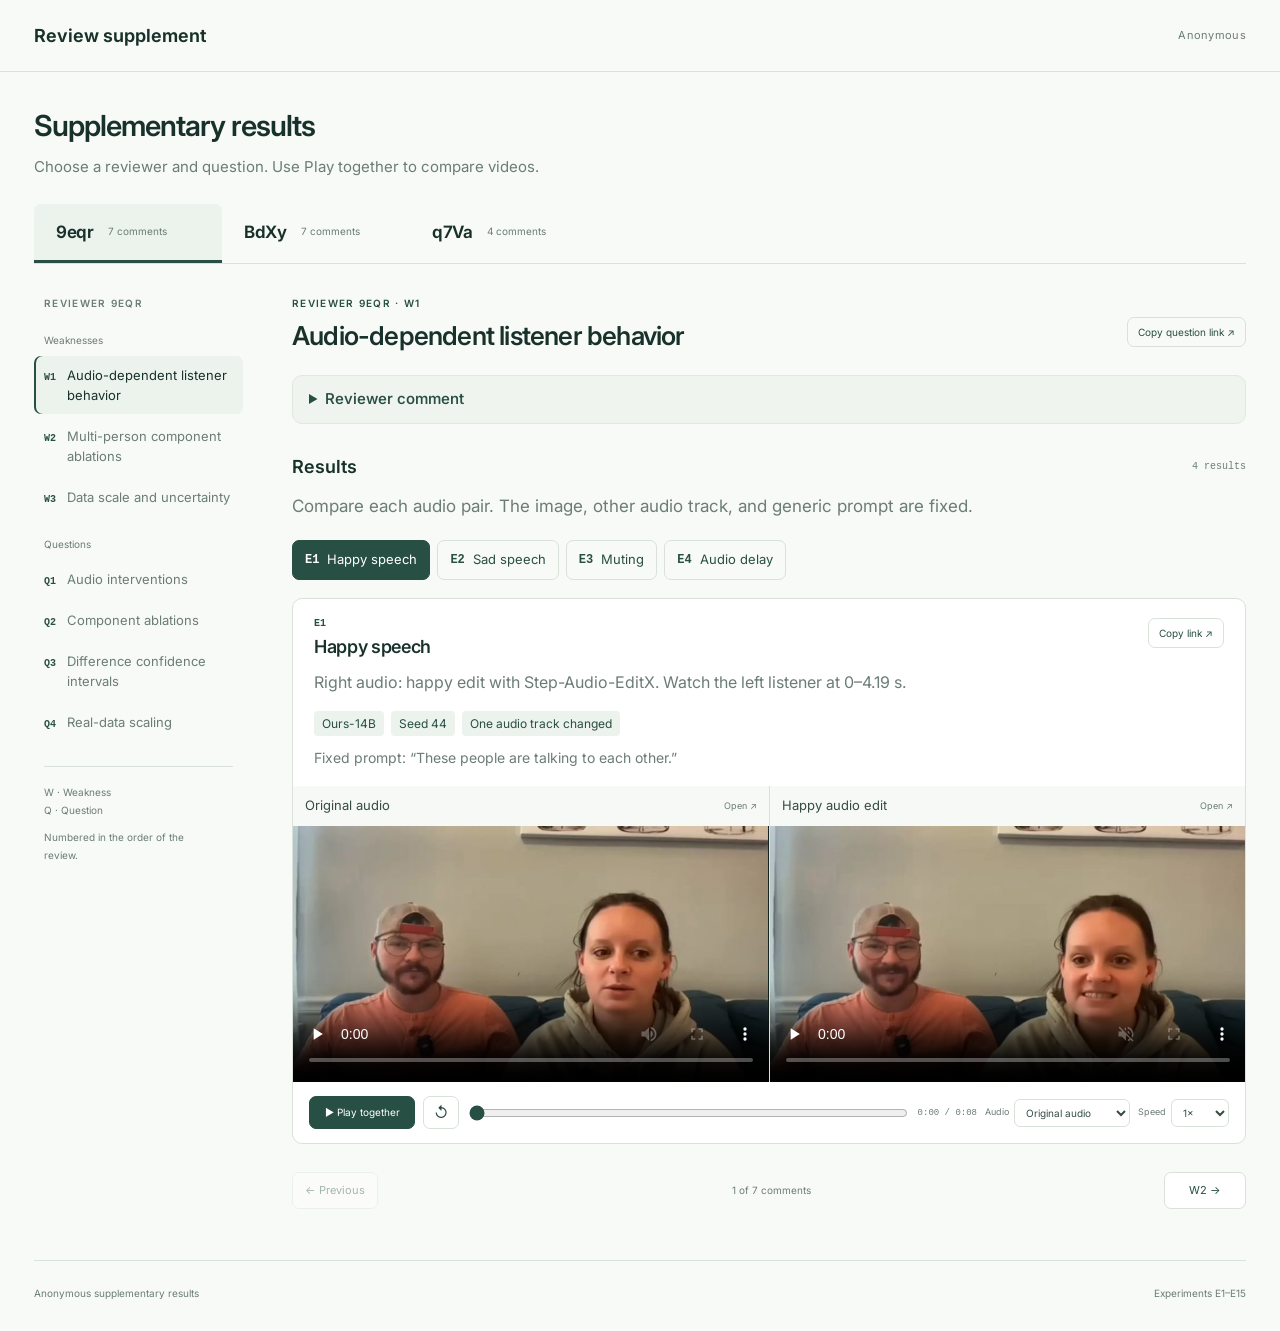
<file: rebuttal/index.html>
<!DOCTYPE html>

<html lang="en">
<head>
<meta charset="utf-8"/>
<meta content="width=device-width, initial-scale=1" name="viewport"/>
<meta content="noindex, nofollow" name="robots"/>
<meta content="no-referrer" name="referrer"/>
<meta content="#284f43" name="theme-color"/>
<meta content="Videos, tables, and learning curves organized by review question." name="description"/>
<title>Supplementary results</title>
<link href="data:," rel="icon"/>
<link href="styles.css?v=reviewer-update-3" rel="stylesheet"/>
<script defer="" src="app.js?v=reviewer-update-6"></script>
</head>
<body>
<a class="skip-link" href="#main">Skip to the current review comment</a>
<header class="site-header">
<a class="wordmark" href="#9eqr-W1">Review supplement</a>
<span class="anonymous-label">Anonymous</span>
</header>
<div class="page-shell">
<div class="page-intro"><h1>Supplementary results</h1><p>Choose a reviewer and question. Use Play together to compare videos.</p></div>
<div aria-label="Reviewers" class="reviewer-tabs" id="reviewer-tabs" role="tablist"></div>
<div class="review-workspace">
<aside aria-label="Review comments" class="sidebar">
<p class="sidebar-label" id="nav-reviewer">Review comments</p>
<nav aria-label="Questions and weaknesses" id="question-nav"></nav>
<p class="sidebar-note">W · Weakness<br/>Q · Question<br/><span>Numbered in the order of the review.</span></p>
</aside>
<main id="main">
<div id="reviewer-panel" role="tabpanel">
<article hidden="" id="question-panel">
<div class="question-heading">
<div><p class="eyebrow" id="question-category"></p><h2 id="question-title" tabindex="-1"></h2></div>
<button class="copy-link" id="copy-question">Copy question link ↗</button>
</div>
<details aria-labelledby="comment-label" class="original-comment" id="review-comment-details">
<summary id="comment-label">Reviewer comment</summary><p class="comment-source"><a href="https://openreview.net/forum?id=QWv1w3KL51" id="comment-source" rel="noopener" target="_blank">OpenReview ↗</a></p>
<blockquote id="review-comment"></blockquote>
</details>
<section aria-labelledby="evidence-title" class="evidence-section">
<div class="evidence-heading"><h3 id="evidence-title">Results</h3><span id="evidence-count"></span></div>
<p class="question-intro" id="question-intro"></p>
<div aria-label="Evidence for this comment" class="evidence-tabs" id="evidence-tabs" role="tablist"></div>
<div id="evidence-panel" role="tabpanel"><div id="evidence-host"></div></div>
</section>
<nav aria-label="Move between review comments" class="question-pagination"><button id="previous-question">← Previous</button><span id="question-position"></span><button id="next-question">Next →</button></nav>
</article>
</div>
<p class="load-status" id="load-status" role="status">Loading results…</p>
<noscript><p>Enable JavaScript to select a reviewer and view the corresponding comment and evidence. Result tables are also available as <a href="data/component.csv">component</a>, <a href="data/dataAblation.csv">training-data</a>, <a href="data/scale.csv">data-scale</a>, <a href="data/trajectory.csv">learning-curve</a>, <a href="data/ci.csv">confidence-interval</a>, and <a href="data/agreement.csv">human-agreement</a> CSV files.</p></noscript>
</main>
</div>
<footer><span>Anonymous supplementary results</span><span>Experiments E1–E15</span></footer>
</div>
<div aria-hidden="true" hidden="" id="evidence-store">
<article class="table-block evidence-block" data-evidence="e5" id="e5">
<div class="item-heading"><div><span class="item-code">Table E5</span><h3>Component ablations across person counts</h3></div><a download="" href="data/component.csv">CSV ↓</a></div><p class="evidence-context">1.3B · 60/20/20 inputs with 2/3/4 people. Training uses at most two people.</p><p class="item-description">Stage 1 unless noted. Full refinement adds 12 h of real two-person data and 50K updates.</p><p class="item-description">AFCA: Audio-Face Cross Attention. CM: concatenated multi-person clips. Sync-C*: speaking-phase lip-sync confidence ↑. ΔResp: listening-phase eye-motion gap to ground truth ↓.</p>


<div aria-label="Filter component results by person count" class="table-filter" data-target="component-table"><button aria-pressed="true" class="selected" data-people="all">All participants</button><button aria-pressed="false" data-people="2">2 people</button><button aria-pressed="false" data-people="3">3 people</button><button aria-pressed="false" data-people="4">4 people</button></div>
<div class="table-scroll" id="component-table"></div>
</article>
<article class="table-block evidence-block" data-evidence="e6" id="e6">
<div class="item-heading"><div><span class="item-code">Table E6</span><h3>Training-data ablations</h3></div><a download="" href="data/dataAblation.csv">CSV ↓</a></div><p class="evidence-context">1.3B · 2–4 people. Superscripts mark training stage; real-data refinement uses 12 h / 50K updates.</p><p class="item-description">RS: real single-person; CM: concatenated multi-person; RM: real multi-person data (two-person conversations). Sync-C*: speaking-phase lip-sync confidence ↑. ΔResp: listening-phase eye-motion gap to ground truth ↓.</p>

<div class="table-scroll" id="data-table"></div>
</article>
<article class="table-block evidence-block" data-evidence="e7" id="e7">
<div class="item-heading"><div><span class="item-code">Table E7</span><h3>Dataset size at a fixed 5,000-update budget</h3></div><a download="" href="data/scale.csv">CSV ↓</a></div><p class="evidence-context">1.3B · 5,000 refinement updates per run. Both initializations use the same subset at each data size.</p><p class="item-description">RS: real single-person pretraining; CM: concatenated multi-person clips. Sync-C*: speaking-phase lip-sync confidence ↑. ΔResp: listening-phase eye-motion gap to ground truth ↓.</p>

<div class="table-scroll" id="scale-table"></div>

</article>
<article class="evidence-block" data-evidence="e8" id="result-e8"><p class="evidence-context">1.3B · Same sampling seed and samples at each update. Repeated clips count once toward the unique-data axis.</p><figure class="figure-block" id="e8">
<div class="item-heading"><div><span class="item-code">Figure E8</span><h3>Progress through a 24-hour unique-video pool</h3></div><a href="assets/figures/e8.pdf" rel="noopener" target="_blank">PDF ↗</a></div>
<a aria-label="Open learning curves at full resolution" href="assets/figures/e8.png" rel="noopener" target="_blank"><img alt="Learning curves for RS and RS+CM pretraining. At 12 unique hours, RS+CM achieves Sync-C* of 5.06 and DeltaResp of 0.32; at 24 hours it achieves 5.09 and 0.31." loading="lazy" src="assets/figures/e8.png"/></a>
<figcaption>Dashed guides mark 12 h. These checkpoints differ from the fixed-update runs in E7. RS: real single-person; CM: concatenated multi-person pretraining.</figcaption>
</figure><details class="data-details" id="e8-data"><summary><span><b>Table E8</b> · All 11 learning-curve checkpoints</span><span aria-hidden="true">+</span></summary><div class="details-content"><p><a download="" href="data/trajectory.csv">Download the plotted data (CSV) ↓</a></p><div class="table-scroll" id="trajectory-table"></div></div></details></article>
<article class="table-block evidence-block" data-evidence="e9" id="e9"><div class="item-heading"><div><span class="item-code">Table E9</span><h3>Main metrics and human preference</h3></div><a download="" href="data/ci.csv">CSV ↓</a></div><p class="evidence-context">Difference = Ours − MultiTalk (2 people), or Ours − Playmate2 (3/4 people). Positive Sync-C* / preference and negative ΔResp favor Ours. Preference differences use percentage points (pp).</p><div class="table-scroll" id="ci-table"></div><details class="data-details"><summary><span>Calculation</span><span aria-hidden="true">+</span></summary><div class="details-content"><p>10,000 bootstrap resamples; 2.5th/97.5th percentiles. Paired inputs for objective metrics; raters × inputs for preference votes.</p></div></details></article>
<article class="table-block compact-table evidence-block" data-evidence="e10" id="e10"><div class="item-heading"><div><span class="item-code">Table E10</span><h3>Agreement with individual human choices</h3></div><a download="" href="data/agreement.csv">CSV ↓</a></div><p class="evidence-context">100 preference votes per person count. A match means the chosen method has the lowest ΔResp; tied minima count as matches.</p><div class="table-scroll" id="agreement-table"></div><p class="small-note">Votes can come from different raters on the same input. ΔResp is the listener eye-motion gap to ground truth.</p></article>
</div>
<div aria-live="polite" class="toast" id="toast" role="status"></div>
</body>
</html>
</file>
<file: rebuttal/styles.css>
@font-face{font-family:Inter;src:url('assets/fonts/inter.ttf') format('truetype');font-weight:100 900;font-display:swap}
:root{--bg:#f8faf7;--white:#fff;--ink:#18322b;--text:#354c43;--muted:#6b7d74;--green:#284f43;--mint:#ecf2ec;--line:#d8e2d8;--mono:ui-monospace,SFMono-Regular,Consolas,monospace}
*{box-sizing:border-box}html{scroll-behavior:smooth}body{margin:0;background:var(--bg);color:var(--text);font:16px/1.65 Inter,Arial,sans-serif}button,select,input{font:inherit}button,a,select,input{touch-action:manipulation}a{color:var(--green);text-decoration:none}a:hover{text-decoration:underline}button{cursor:pointer;border:1px solid var(--line);border-radius:7px;background:var(--white);color:var(--green);padding:8px 12px}button:disabled{opacity:.4;cursor:default}button:hover:not(:disabled){background:var(--mint)}button:focus-visible,a:focus-visible,select:focus-visible,input:focus-visible{outline:3px solid #82a78b;outline-offset:3px}button:focus:not(:focus-visible),h2:focus{outline:none}[hidden]{display:none!important}h1,h2,h3,h4,p{margin:0}h1,h2,h3{color:var(--ink)}img{max-width:100%}.skip-link{position:fixed;top:-60px;left:15px;z-index:100;background:white;padding:10px}.skip-link:focus{top:10px}
.site-header{height:72px;display:flex;align-items:center;justify-content:space-between;padding:0 34px;border-bottom:1px solid var(--line);background:var(--bg)}.wordmark{display:flex;gap:10px;align-items:center;font-size:18px;font-weight:650;color:var(--ink)}.wordmark:hover{text-decoration:none}.header-tag{margin-left:5px;padding-left:13px;border-left:1px solid var(--line);text-transform:uppercase;letter-spacing:1px;font-size:10px;font-weight:500;color:var(--muted)}.anonymous-label{font-size:11px;letter-spacing:.3px;color:var(--muted)}
.page-shell{max-width:1390px;margin:auto;padding:0 34px}.page-intro{padding:30px 0 24px}.page-intro h1{font-size:29px;font-weight:600;letter-spacing:-1px}.page-intro p{color:var(--muted);font-size:12px;margin-top:5px}.reviewer-tabs{display:flex;gap:0;border-bottom:1px solid var(--line);margin-bottom:31px}.reviewer-tab{display:flex;align-items:center;gap:15px;min-width:188px;padding:14px 22px;border:0;border-bottom:3px solid transparent;border-radius:7px 7px 0 0;background:transparent;text-align:left}.reviewer-tab[aria-selected=true]{border-bottom-color:var(--green);background:var(--mint)}.reviewer-name{font-size:17px;letter-spacing:-.4px;font-weight:650;color:var(--ink)}.reviewer-tab-description{font-size:10px;color:var(--muted)}.review-workspace{display:grid;grid-template-columns:215px minmax(0,1fr);gap:43px;align-items:start}.sidebar{position:sticky;top:24px;max-height:calc(100vh - 48px);overflow-y:auto;padding-right:6px}.sidebar-label,.eyebrow{font-size:10px;font-weight:600;text-transform:uppercase;letter-spacing:1.3px;color:var(--muted)}.sidebar-label{margin:0 0 21px 10px}.question-nav-group{margin-bottom:20px}.question-nav-group>p{font-size:10px;color:var(--muted);margin:0 10px 7px}.question-nav-group a{display:flex;align-items:baseline;gap:11px;padding:9px 10px;border-radius:7px;font-size:13px;line-height:1.55;color:var(--muted);margin-top:3px}.question-nav-group a b{flex-shrink:0;font:600 10px/1.5 var(--mono);color:var(--green)}.question-nav-group a.selected,.question-nav-group a:hover{background:var(--mint);color:var(--ink);text-decoration:none}.question-nav-group a.selected{box-shadow:inset 2px 0 var(--green)}.sidebar-note{border-top:1px solid var(--line);margin:24px 10px 0;padding-top:16px;font-size:10px;color:var(--muted);line-height:1.85}.sidebar-note span{display:block;margin-top:8px;max-width:160px}main{min-width:0}.question-heading{display:flex;justify-content:space-between;align-items:start;gap:20px;margin-bottom:22px}.question-heading .eyebrow{margin-bottom:7px;color:var(--green)}.question-heading h2{font-size:26px;font-weight:580;line-height:1.35;letter-spacing:-.8px}.copy-link{font-size:10px;white-space:nowrap;background:transparent;padding:6px 10px}.question-heading>.copy-link{margin-top:22px}.original-comment{background:#f0f4ee;border:1px solid #e1e8df;border-radius:10px;padding:18px 22px}.comment-heading{display:flex;justify-content:space-between;align-items:center;margin-bottom:10px}.comment-heading h3{font-size:14px;font-weight:600;color:var(--green)}.comment-heading a{font-size:12px;color:var(--muted)}.original-comment blockquote{padding:0;margin:0;color:#4b6055;font-size:16px;line-height:1.9;white-space:pre-wrap}.evidence-section{padding-top:28px}.evidence-heading{display:flex;align-items:center;justify-content:space-between}.evidence-heading h3{font-size:18px;font-weight:600}.evidence-heading>span{font:10px var(--mono);color:var(--muted)}.question-intro{font-size:17px;line-height:1.85;color:var(--muted);margin:9px 0 18px;max-width:950px}.evidence-tabs{display:flex;gap:7px;flex-wrap:wrap;margin-bottom:18px}.evidence-tabs button{padding:8px 12px;display:flex;gap:8px;align-items:center;font-size:13px;background:transparent}.evidence-tabs b{font:600 12px var(--mono)}.evidence-tabs button[aria-selected=true]{background:var(--green);border-color:var(--green);color:white}.evidence-tabs button:not([aria-selected=true]):hover{background:var(--mint)}#evidence-panel{min-width:0}.evidence-block{border:1px solid var(--line);border-radius:10px;padding:21px;background:var(--white);scroll-margin-top:25px}.item-heading{display:flex;justify-content:space-between;align-items:start;gap:16px;margin-bottom:13px}.item-code{font:600 10px var(--mono);color:var(--green);display:block;margin-bottom:5px}.item-heading h3{font-size:18px;font-weight:580;letter-spacing:-.35px;line-height:1.4}.item-heading>a{white-space:nowrap;font-size:10px;margin-top:5px}.evidence-context,.item-description{color:var(--muted);font-size:16px;line-height:1.85;margin-bottom:15px}.evidence-context{color:var(--text)}.small-note{font-size:14px;line-height:1.85;color:var(--muted);margin-top:15px}.table-scroll{max-width:100%;overflow-x:auto;overscroll-behavior-x:contain}table{width:100%;border-collapse:collapse;font-size:14px;line-height:1.6;font-variant-numeric:tabular-nums}th,td{text-align:right;padding:11px 13px;border-bottom:1px solid #e5ebe2;white-space:nowrap}th{color:var(--muted);font-size:12px;font-weight:550;background:#f7f9f5}th:first-child,td:first-child{text-align:left}.label-cell{text-align:left}tr.highlight{background:#edf4eb;color:var(--green)}tr.highlight td{font-weight:600}tr.group-start td{border-top:2px solid #cbd8c8}tbody tr:last-child td{border-bottom:0}.table-filter{display:flex;gap:7px;margin:16px 0 14px}.table-filter button{padding:6px 10px;font-size:10px;background:transparent}.table-filter button.selected{background:var(--green);color:white;border-color:var(--green)}.result-callout{display:flex;align-items:center;gap:25px;padding:18px 20px;margin-top:20px;background:#edf3e9;border-radius:8px}.result-callout>strong{font-size:23px;font-weight:550;letter-spacing:-.7px;color:var(--green);white-space:nowrap}.result-callout p{font-size:16px;color:var(--text)}.figure-block{margin:0;scroll-margin-top:25px}.figure-block>a{display:block;padding:10px 0}.figure-block img{width:100%;height:auto;display:block}.figure-block figcaption{font-size:15px;line-height:1.85;color:var(--muted);margin-top:10px}.data-details{margin-top:20px;border:1px solid var(--line);border-radius:8px;overflow:hidden;scroll-margin-top:25px}.data-details>summary{padding:12px 15px;display:flex;justify-content:space-between;gap:16px;cursor:pointer;list-style:none;font-size:11px;background:#f7f9f5}.data-details>summary::-webkit-details-marker{display:none}.data-details[open]>summary>span:last-child{transform:rotate(45deg)}.details-content{padding:16px;font-size:11px;color:var(--muted);line-height:1.85}.details-content>p{margin-bottom:14px}.details-content>p:last-child{margin-bottom:0}.compact-table table{max-width:650px}.protocol-grid{display:grid;grid-template-columns:1fr 1fr;gap:22px;margin:0}.protocol-grid dt{font-size:16px;font-weight:600;color:var(--ink);margin-bottom:5px}.protocol-grid dd{margin:0;font-size:15px}.release-card>p{font-size:13px;line-height:1.9;max-width:780px}
.video-group{border:1px solid var(--line);border-radius:10px;background:var(--white);overflow:hidden;scroll-margin-top:25px}.video-group-heading{padding:19px 21px 17px}.video-group-heading .item-heading{margin-bottom:9px}.video-description{font-size:16px;line-height:1.8;color:var(--muted)}.video-conditions{display:flex;flex-wrap:wrap;gap:7px;margin-top:14px}.video-conditions span{padding:3px 8px;border-radius:4px;background:var(--mint);font-size:12px;color:var(--green)}.prompt-note{font-size:14px;color:var(--muted);margin-top:10px}.video-grid{display:grid;grid-template-columns:repeat(var(--cols),minmax(0,1fr));gap:1px;background:var(--line)}.video-cell{background:#f7f9f6;min-width:0}.video-label{display:flex;align-items:center;justify-content:space-between;gap:8px;font-size:13px;line-height:1.5;padding:10px 12px;min-height:38px}.video-label>a{flex-shrink:0;font-size:9px;color:var(--muted)}.video-cell video{display:block;width:100%;height:auto;background:#15241e;aspect-ratio:13/7;object-fit:contain}.video-cell details{font-size:14px;background:white}.video-cell details>summary{cursor:pointer;padding:10px 12px;color:var(--green);font-weight:500}.video-cell details>p{padding:0 12px 13px;color:var(--muted);line-height:1.8}.player-controls{display:flex;flex-wrap:wrap;align-items:center;gap:8px;padding:14px 16px}.play-button{font-size:10px;min-width:106px;background:var(--green);color:white;border-color:var(--green);padding:7px 9px}.play-button:hover:not(:disabled){background:#386454}.restart-button{padding:6px 10px;font-size:15px;line-height:1.3}.scrub{accent-color:var(--green);min-width:75px;flex:1;height:18px;padding:0}.time-display{font:9px var(--mono);white-space:nowrap;color:var(--muted)}.control-select{display:flex;align-items:center;gap:5px;font-size:9px;color:var(--muted)}select{background:white;border:1px solid var(--line);border-radius:6px;color:var(--text);padding:6px 7px;font-size:10px;max-width:190px}.player-status{font-size:11px;padding:0 16px 12px;color:var(--muted)}.player-status:empty{display:none}.video-footnote{padding:0 16px 14px;font-size:10px}.collection-controls{display:flex;align-items:end;gap:15px;margin:20px 0}.collection-controls label{display:flex;flex-direction:column;gap:5px;font-size:10px;color:var(--muted)}.collection-controls select{padding:9px 11px;font-size:11px;max-width:none}.case-select-label{flex:1;max-width:390px}.step-buttons{display:flex;gap:6px}.step-buttons button{padding:7px 12px}.timeline{padding:17px 19px;border-top:1px solid var(--line);background:#fbfcf9}.timeline h4{font-size:10px;font-weight:600;margin:0 0 13px;color:var(--green)}.timeline-row{display:flex;gap:10px;align-items:center;margin:9px 0}.person-label{font:10px var(--mono);min-width:28px;color:var(--green)}.timeline-track{position:relative;height:23px;flex:1;background:#eaf0e8;border-radius:4px;overflow:hidden}.turn{position:absolute;top:2px;height:19px;background:#a6bfad;border:0;border-radius:3px;padding:0;min-width:4px}.turn:hover,.turn.active{background:var(--green)}.identities{font-size:10px;color:var(--muted);line-height:1.7;display:grid;gap:4px;margin-top:15px}.identities b{font-family:var(--mono);color:var(--green);margin-right:6px}
.question-pagination{display:flex;align-items:center;justify-content:space-between;gap:15px;padding:28px 0 15px}.question-pagination button{font-size:11px;min-width:82px}.question-pagination span{font-size:10px;color:var(--muted)}.load-status{padding:20px 0;font-size:12px;color:var(--muted)}.load-status:empty{display:none}footer{border-top:1px solid var(--line);display:flex;justify-content:space-between;gap:20px;padding:24px 0 30px;margin-top:36px;color:var(--muted);font-size:10px}.toast{position:fixed;bottom:25px;left:50%;transform:translate(-50%,15px);padding:10px 18px;color:white;background:var(--green);border-radius:8px;font-size:12px;opacity:0;pointer-events:none;transition:.2s;z-index:30}.toast.visible{opacity:1;transform:translate(-50%,0)}
@media(min-width:1500px){.page-shell{padding:0 40px}.review-workspace{gap:48px}}
@media(max-width:1100px){.page-shell{padding:0 25px}.review-workspace{grid-template-columns:180px minmax(0,1fr);gap:25px}.question-nav-group a{font-size:13px;gap:8px;padding:8px}.question-heading h2{font-size:24px}.player-controls{gap:7px}.video-grid[style*="3"] .video-label{align-items:start;flex-direction:column;gap:2px}.control-select select{max-width:160px}}
@media(max-width:800px){.site-header{height:63px;padding:0 22px}.anonymous-label{display:none}.page-shell{padding:0 22px}.page-intro{padding:23px 0 19px}.page-intro h1{font-size:25px}.page-intro p{font-size:11px}.reviewer-tabs{margin-bottom:20px}.reviewer-tab{min-width:0;flex:1;padding:11px 14px;gap:8px;justify-content:center}.reviewer-name{font-size:16px}.reviewer-tab-description{font-size:9px}.review-workspace{display:block}.sidebar{position:static;max-height:none;overflow:visible;padding:0}.sidebar-label,.sidebar-note,.question-nav-group>p{display:none}#question-nav{display:flex;gap:12px;flex-wrap:wrap;margin-bottom:23px}.question-nav-group{display:flex;gap:5px;margin:0}.question-nav-group a{padding:7px 10px;background:#edf2eb;margin:0}.question-nav-group a b{font-size:11px}.question-nav-group a span{display:none}.question-nav-group a.selected{background:var(--green);box-shadow:none}.question-nav-group a.selected b{color:white}.question-heading{margin-bottom:18px}.question-heading h2{font-size:24px}.question-heading>.copy-link{margin-top:19px}.original-comment{padding:16px 18px}.original-comment blockquote{font-size:16px}.evidence-section{padding-top:23px}.question-intro{font-size:17px}.evidence-tabs button{padding:8px 10px}.evidence-block{padding:17px}.video-group-heading{padding:17px}.protocol-grid{gap:20px}}
@media(max-width:560px){.site-header{padding:0 16px}.wordmark{font-size:16px}.header-tag{font-size:8px;letter-spacing:.7px;margin-left:0;padding-left:10px}.page-shell{padding:0 16px}.page-intro{padding:22px 0 18px}.page-intro h1{font-size:23px;letter-spacing:-.6px}.page-intro p{font-size:10px;max-width:340px;line-height:1.7}.reviewer-tab{flex-direction:column;gap:2px;padding:10px 8px}.reviewer-name{font-size:16px}.reviewer-tab-description{font-size:9px}#question-nav{gap:8px;row-gap:8px}.question-nav-group{gap:4px}.question-nav-group a{padding:7px 9px}.question-nav-group a b{font-size:10px}.question-heading{gap:8px;flex-wrap:wrap}.question-heading h2{font-size:23px;letter-spacing:-.6px}.question-heading>.copy-link{font-size:9px;margin-top:2px;padding:5px 7px}.question-heading .eyebrow{font-size:9px}.original-comment{padding:14px 16px}.original-comment blockquote{font-size:16px;line-height:1.9}.comment-heading h3{font-size:14px}.comment-heading a{font-size:12px}.evidence-heading h3{font-size:18px}.question-intro{font-size:17px}.evidence-tabs{gap:6px}.evidence-tabs button{padding:7px 9px;font-size:13px;gap:6px}.evidence-tabs b{font-size:12px}.evidence-block{padding:14px}.item-heading{gap:10px}.item-heading h3{font-size:16px}.evidence-context,.item-description{font-size:16px}.item-code{font-size:9px}.item-heading>a,.copy-link{font-size:9px}.table-filter{gap:5px;flex-wrap:wrap}.table-filter button{font-size:9px;padding:5px 8px}th,td{font-size:10px;padding:9px 10px}th{font-size:12px}.result-callout{display:block;padding:13px}.result-callout>strong{font-size:21px;display:block;margin-bottom:5px}.result-callout p{font-size:16px}.figure-block figcaption{font-size:15px}.data-details>summary{font-size:10px;padding:10px}.details-content{padding:12px;font-size:10px}.video-grid{grid-template-columns:1fr!important;gap:8px;background:white}.video-group-heading{padding:14px}.video-description{font-size:16px}.video-label{font-size:13px}.video-grid[style*="3"] .video-label{flex-direction:row;align-items:center}.video-cell video{aspect-ratio:13/7}.video-conditions{gap:5px;margin-top:10px}.video-conditions span{font-size:12px;padding:3px 6px}.prompt-note{font-size:14px}.player-controls{padding:11px;gap:8px}.play-button{font-size:9px;min-width:96px}.restart-button{padding:5px 9px}.control-select{font-size:9px}.control-select select{font-size:9px;max-width:135px}.scrub{order:3;flex-basis:calc(100% - 85px)}.time-display{order:4}.control-select:last-of-type{margin-left:auto}.collection-controls{gap:8px;flex-wrap:wrap}.collection-controls select{padding:7px 8px;font-size:10px}.case-select-label{min-width:115px}.step-buttons{margin-left:auto}.step-buttons button{padding:6px 10px}.timeline{padding:14px 11px}.timeline h4{font-size:9px}.identities{font-size:9px}.protocol-grid{grid-template-columns:1fr}.release-card>p{font-size:12px}.question-pagination{gap:8px}.question-pagination span{font-size:9px}.question-pagination button{font-size:10px;min-width:70px}footer{flex-direction:column;gap:4px;font-size:9px;margin-top:25px}.toast{max-width:90vw;text-align:center}}
@media(prefers-reduced-motion:reduce){html{scroll-behavior:auto}*,*:before,*:after{transition:none!important;animation:none!important}}

.page-intro p{font-size:15px;line-height:1.65}.original-comment{padding:11px 16px}.original-comment>summary{cursor:pointer;font-size:15px;font-weight:550;color:var(--green)}.original-comment[open]>summary{margin-bottom:10px}.comment-source{font-size:13px;margin:0 0 10px}.original-comment blockquote{margin-top:8px}
</file>
